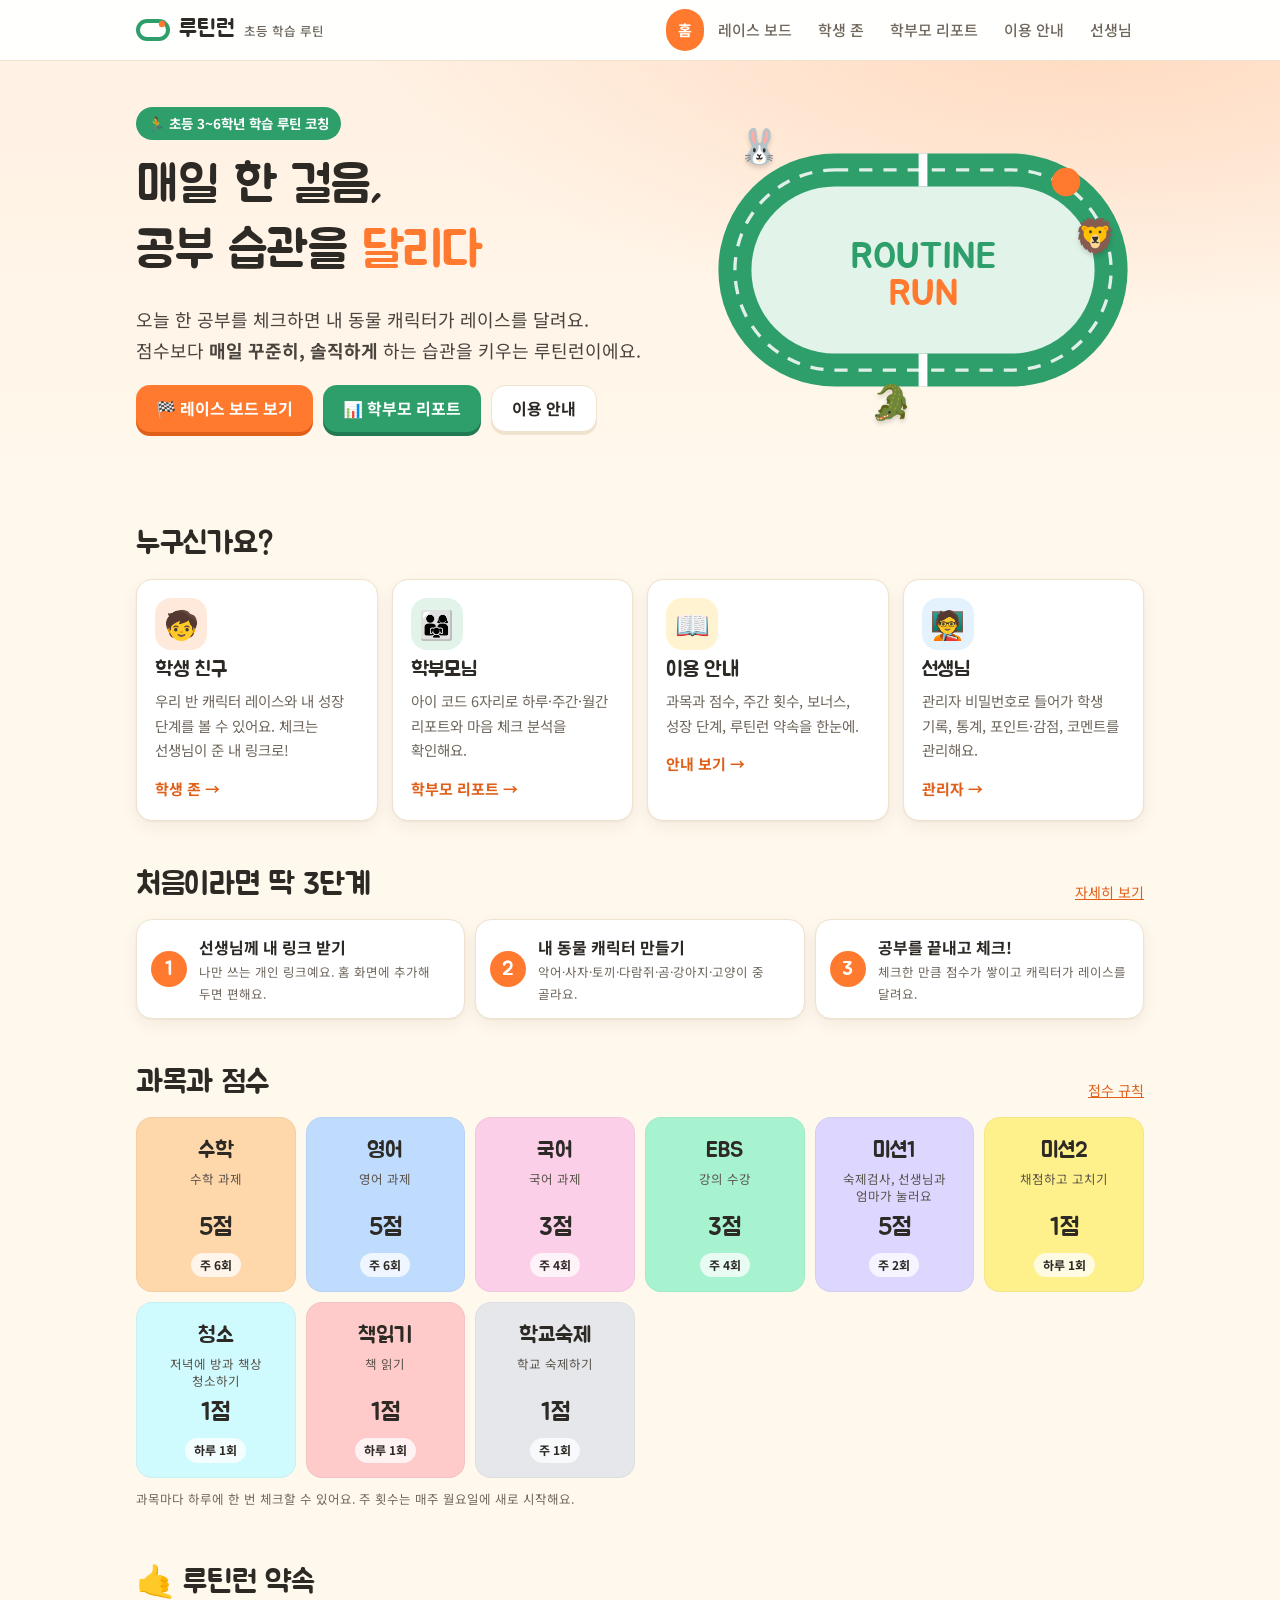
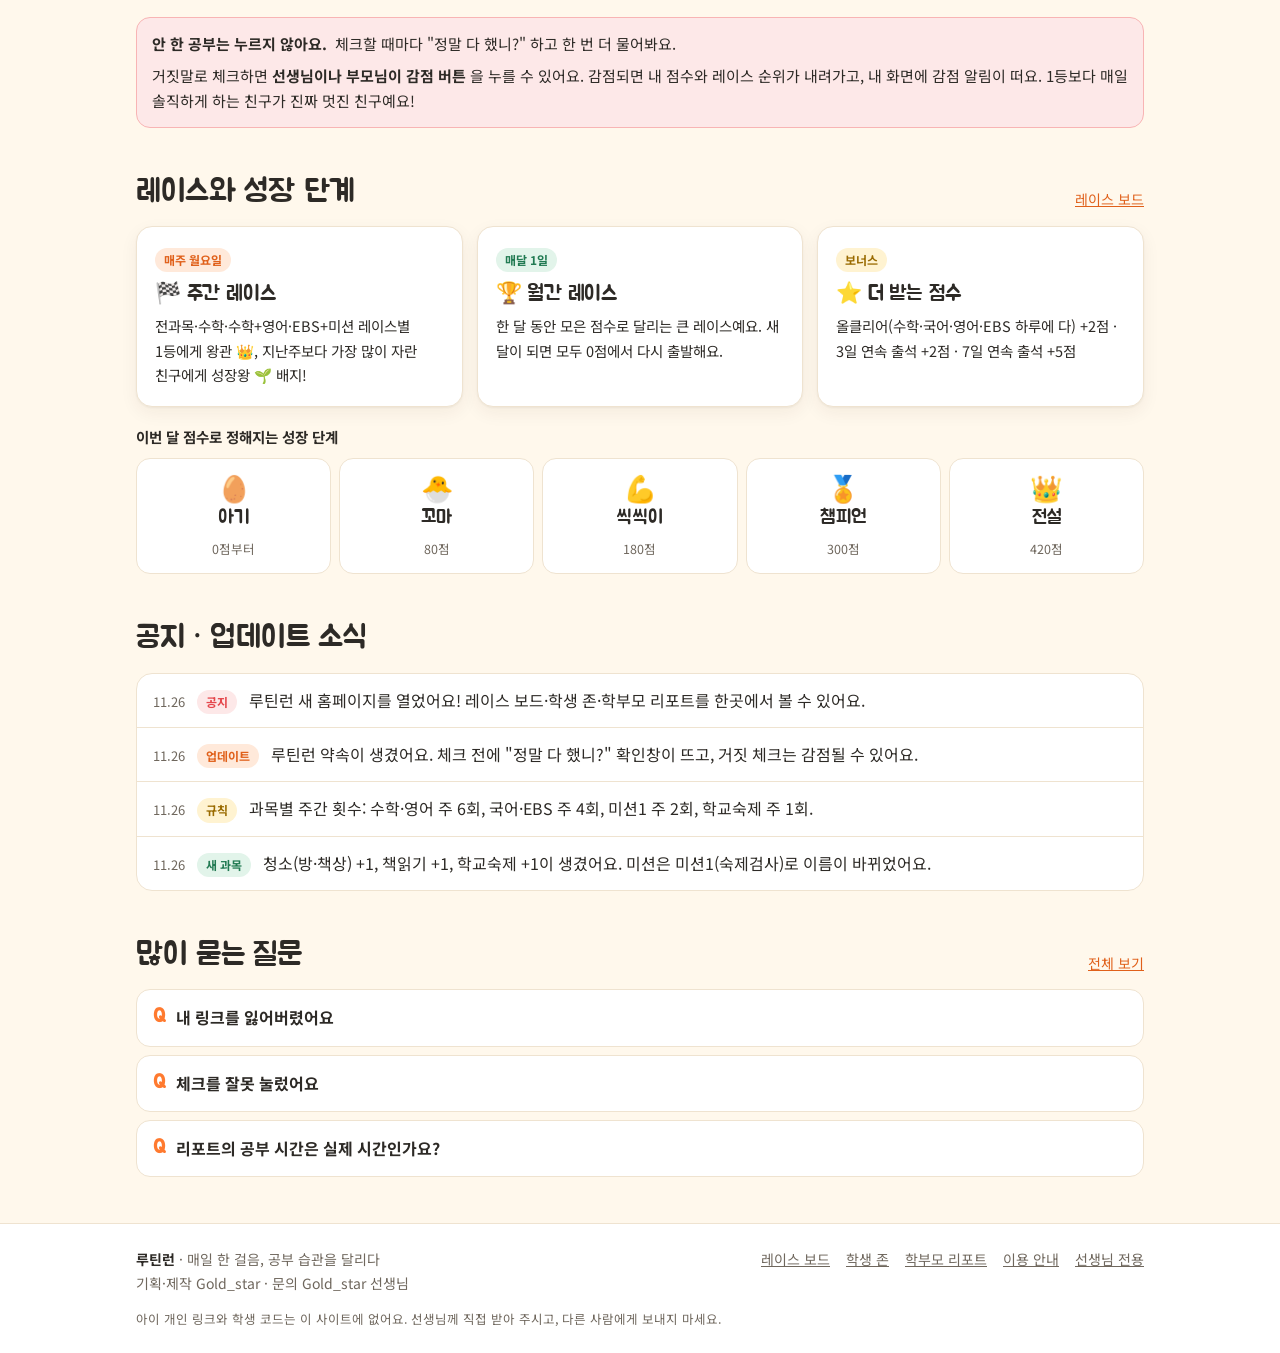
<file: index.html>
<!doctype html>
<html lang="ko">
<head>
<meta charset="utf-8">
<meta name="viewport" content="width=device-width,initial-scale=1">
<title>루틴런 · 매일 한 걸음, 공부 습관을 달리다</title>
<meta name="description" content="초등 3~6학년 학습 루틴 코칭 서비스 루틴런. 매일 공부를 체크하고, 동물 캐릭터와 레이스를 달리며 공부 습관을 키워요.">
<meta name="theme-color" content="#FF7A2F">
<link rel="preconnect" href="https://fonts.googleapis.com">
<link rel="preconnect" href="https://fonts.gstatic.com" crossorigin>
<link href="https://fonts.googleapis.com/css2?family=Jua&family=Noto+Sans+KR:wght@400;500;700&display=swap" rel="stylesheet">
<link rel="stylesheet" href="style.css">
</head>
<body data-page="home">

<div class="hero">
  <div class="wrap">
    <div>
      <span class="kicker">🏃 초등 3~6학년 학습 루틴 코칭</span>
      <h1>매일 한 걸음,<br>공부 습관을 <em>달리다</em></h1>
      <p class="lead">오늘 한 공부를 체크하면 내 동물 캐릭터가 레이스를 달려요. 점수보다 <b>매일 꾸준히, 솔직하게</b> 하는 습관을 키우는 루틴런이에요.</p>
      <div class="btns">
        <a class="btn primary" href="race.html">🏁 레이스 보드 보기</a>
        <a class="btn green" href="parent.html">📊 학부모 리포트</a>
        <a class="btn light" href="guide.html">이용 안내</a>
      </div>
    </div>
    <div class="track-art" aria-hidden="true">
      <svg viewBox="0 0 400 240">
        <rect x="14" y="14" width="372" height="212" rx="106" fill="#2E9E6B"/>
        <rect x="44" y="44" width="312" height="152" rx="76" fill="#E2F4EA"/>
        <rect x="29" y="29" width="342" height="182" rx="91" fill="none" stroke="#fff" stroke-width="3" stroke-dasharray="12 10" opacity=".85"/>
        <rect x="196" y="14" width="8" height="30" fill="#fff"/>
        <rect x="196" y="196" width="8" height="30" fill="#fff"/>
        <circle cx="330" cy="40" r="13" fill="#FF7A2F"/>
        <text x="200" y="118" text-anchor="middle" font-family="Jua, sans-serif" font-size="34" fill="#2E9E6B">ROUTINE</text>
        <text x="200" y="152" text-anchor="middle" font-family="Jua, sans-serif" font-size="34" fill="#FF7A2F">RUN</text>
      </svg>
      <span class="runner r1">🐰</span><span class="runner r2">🦁</span><span class="runner r3">🐊</span>
    </div>
  </div>
</div>

<main class="wrap">

  <section aria-labelledby="who">
    <div class="sec-head"><h2 id="who">누구신가요?</h2></div>
    <div class="grid g4">
      <a class="card role" href="student.html">
        <span class="ic o">🧒</span>
        <h3>학생 친구</h3>
        <p class="small muted">우리 반 캐릭터 레이스와 내 성장 단계를 볼 수 있어요. 체크는 선생님이 준 내 링크로!</p>
        <span class="go">학생 존 →</span>
      </a>
      <a class="card role" href="parent.html">
        <span class="ic g">👨‍👩‍👧</span>
        <h3>학부모님</h3>
        <p class="small muted">아이 코드 6자리로 하루·주간·월간 리포트와 마음 체크 분석을 확인해요.</p>
        <span class="go">학부모 리포트 →</span>
      </a>
      <a class="card role" href="guide.html">
        <span class="ic y">📖</span>
        <h3>이용 안내</h3>
        <p class="small muted">과목과 점수, 주간 횟수, 보너스, 성장 단계, 루틴런 약속을 한눈에.</p>
        <span class="go">안내 보기 →</span>
      </a>
      <a class="card role" href="admin.html">
        <span class="ic b">🧑‍🏫</span>
        <h3>선생님</h3>
        <p class="small muted">관리자 비밀번호로 들어가 학생 기록, 통계, 포인트·감점, 코멘트를 관리해요.</p>
        <span class="go">관리자 →</span>
      </a>
    </div>
  </section>

  <section aria-labelledby="start">
    <div class="sec-head"><h2 id="start">처음이라면 딱 3단계</h2><a href="guide.html#start">자세히 보기</a></div>
    <div class="quick">
      <div class="card"><span class="num">1</span><div><b>선생님께 내 링크 받기</b><p class="tiny muted" style="margin:0">나만 쓰는 개인 링크예요. 홈 화면에 추가해 두면 편해요.</p></div></div>
      <div class="card"><span class="num">2</span><div><b>내 동물 캐릭터 만들기</b><p class="tiny muted" style="margin:0">악어·사자·토끼·다람쥐·곰·강아지·고양이 중 골라요.</p></div></div>
      <div class="card"><span class="num">3</span><div><b>공부를 끝내고 체크!</b><p class="tiny muted" style="margin:0">체크한 만큼 점수가 쌓이고 캐릭터가 레이스를 달려요.</p></div></div>
    </div>
  </section>

  <section aria-labelledby="subj">
    <div class="sec-head"><h2 id="subj">과목과 점수</h2><a href="guide.html#score">점수 규칙</a></div>
    <div class="subjects">
      <div class="sj" style="background:#FED7AA"><b>수학</b><small>수학 과제</small><div class="pt">5점</div><span class="lim">주 6회</span></div>
      <div class="sj" style="background:#BFDBFE"><b>영어</b><small>영어 과제</small><div class="pt">5점</div><span class="lim">주 6회</span></div>
      <div class="sj" style="background:#FBCFE8"><b>국어</b><small>국어 과제</small><div class="pt">3점</div><span class="lim">주 4회</span></div>
      <div class="sj" style="background:#A7F3D0"><b>EBS</b><small>강의 수강</small><div class="pt">3점</div><span class="lim">주 4회</span></div>
      <div class="sj" style="background:#DDD6FE"><b>미션1</b><small>숙제검사, 선생님과 엄마가 눌러요</small><div class="pt">5점</div><span class="lim">주 2회</span></div>
      <div class="sj" style="background:#FEF08A"><b>미션2</b><small>채점하고 고치기</small><div class="pt">1점</div><span class="lim">하루 1회</span></div>
      <div class="sj" style="background:#CFFAFE"><b>청소</b><small>저녁에 방과 책상 청소하기</small><div class="pt">1점</div><span class="lim">하루 1회</span></div>
      <div class="sj" style="background:#FECACA"><b>책읽기</b><small>책 읽기</small><div class="pt">1점</div><span class="lim">하루 1회</span></div>
      <div class="sj" style="background:#E5E7EB"><b>학교숙제</b><small>학교 숙제하기</small><div class="pt">1점</div><span class="lim">주 1회</span></div>
    </div>
    <p class="tiny muted" style="margin-top:10px">과목마다 하루에 한 번 체크할 수 있어요. 주 횟수는 매주 월요일에 새로 시작해요.</p>
  </section>

  <section aria-labelledby="promise">
    <div class="sec-head"><h2 id="promise">🤙 루틴런 약속</h2></div>
    <div class="warn" style="margin:0">
      <p style="margin:0 0 6px"><b>안 한 공부는 누르지 않아요.</b> 체크할 때마다 "정말 다 했니?" 하고 한 번 더 물어봐요.</p>
      <p style="margin:0">거짓말로 체크하면 <b>선생님이나 부모님이 감점 버튼</b>을 누를 수 있어요. 감점되면 내 점수와 레이스 순위가 내려가고, 내 화면에 감점 알림이 떠요. 1등보다 매일 솔직하게 하는 친구가 진짜 멋진 친구예요!</p>
    </div>
  </section>

  <section aria-labelledby="race">
    <div class="sec-head"><h2 id="race">레이스와 성장 단계</h2><a href="race.html">레이스 보드</a></div>
    <div class="grid g3">
      <div class="card"><span class="tag">매주 월요일</span><h3 style="margin-top:8px">🏁 주간 레이스</h3><p class="small">전과목·수학·수학+영어·EBS+미션 레이스별 1등에게 왕관 👑, 지난주보다 가장 많이 자란 친구에게 성장왕 🌱 배지!</p></div>
      <div class="card"><span class="tag green">매달 1일</span><h3 style="margin-top:8px">🏆 월간 레이스</h3><p class="small">한 달 동안 모은 점수로 달리는 큰 레이스예요. 새 달이 되면 모두 0점에서 다시 출발해요.</p></div>
      <div class="card"><span class="tag gold">보너스</span><h3 style="margin-top:8px">⭐ 더 받는 점수</h3><p class="small">올클리어(수학·국어·영어·EBS 하루에 다) +2점 · 3일 연속 출석 +2점 · 7일 연속 출석 +5점</p></div>
    </div>
    <p class="small" style="margin:18px 0 8px"><b>이번 달 점수로 정해지는 성장 단계</b></p>
    <div class="stages">
      <div class="stage"><span class="e">🥚</span><b>아기</b><span>0점부터</span></div>
      <div class="stage"><span class="e">🐣</span><b>꼬마</b><span>80점</span></div>
      <div class="stage"><span class="e">💪</span><b>씩씩이</b><span>180점</span></div>
      <div class="stage"><span class="e">🏅</span><b>챔피언</b><span>300점</span></div>
      <div class="stage"><span class="e">👑</span><b>전설</b><span>420점</span></div>
    </div>
  </section>

  <section aria-labelledby="news">
    <div class="sec-head"><h2 id="news">공지 · 업데이트 소식</h2></div>
    <ul class="list">
      <li><span class="date">11.26</span><span class="tag red">공지</span><span>루틴런 새 홈페이지를 열었어요! 레이스 보드·학생 존·학부모 리포트를 한곳에서 볼 수 있어요.</span></li>
      <li><span class="date">11.26</span><span class="tag">업데이트</span><span>루틴런 약속이 생겼어요. 체크 전에 "정말 다 했니?" 확인창이 뜨고, 거짓 체크는 감점될 수 있어요.</span></li>
      <li><span class="date">11.26</span><span class="tag gold">규칙</span><span>과목별 주간 횟수: 수학·영어 주 6회, 국어·EBS 주 4회, 미션1 주 2회, 학교숙제 주 1회.</span></li>
      <li><span class="date">11.26</span><span class="tag green">새 과목</span><span>청소(방·책상) +1, 책읽기 +1, 학교숙제 +1이 생겼어요. 미션은 미션1(숙제검사)로 이름이 바뀌었어요.</span></li>
    </ul>
  </section>

  <section aria-labelledby="faqp">
    <div class="sec-head"><h2 id="faqp">많이 묻는 질문</h2><a href="guide.html#faq">전체 보기</a></div>
    <details class="faq"><summary>내 링크를 잃어버렸어요</summary><div class="a"><p>선생님께 말해 주세요. 링크는 이 홈페이지에 올라가 있지 않아요.</p></div></details>
    <details class="faq"><summary>체크를 잘못 눌렀어요</summary><div class="a"><p>선생님께 말하면 그 기록을 취소해 줄 수 있어요. 솔직하게 말하면 감점은 없어요.</p></div></details>
    <details class="faq"><summary>리포트의 공부 시간은 실제 시간인가요?</summary><div class="a"><p>과목별 1회 평균 시간(수학 40분, 국어 20분, 영어 30분, EBS 25분, 미션1 20분, 미션2 10분, 청소 10분, 책읽기 20분, 학교숙제 30분)으로 계산한 어림값이에요.</p></div></details>
  </section>

</main>
<script src="site.js"></script>
</body>
</html>
</file>
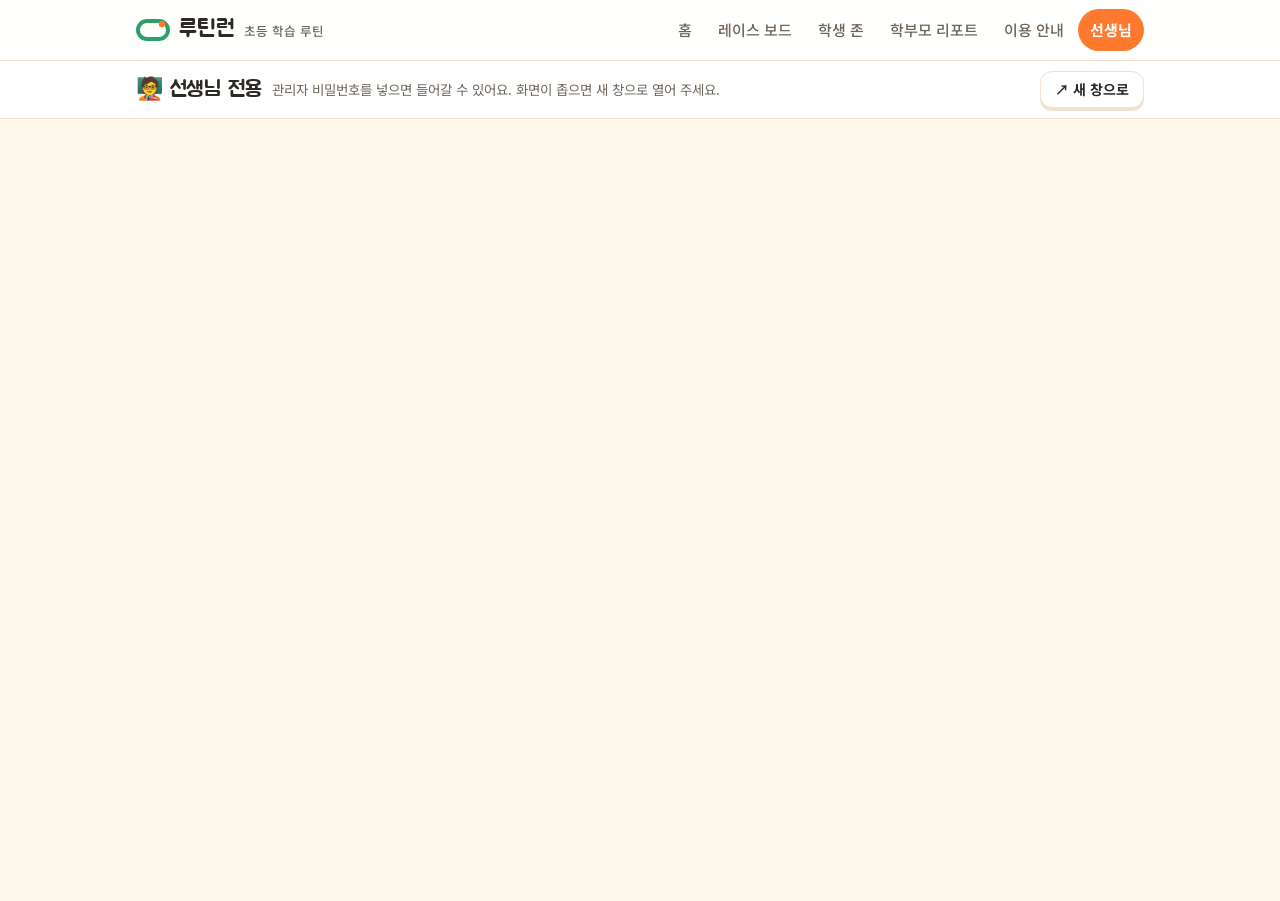
<file: admin.html>
<!doctype html>
<html lang="ko">
<head>
<meta charset="utf-8">
<meta name="viewport" content="width=device-width,initial-scale=1">
<title>선생님 전용 · 루틴런</title>
<meta name="description" content="루틴런 관리자">
<meta name="theme-color" content="#FF7A2F">
<link rel="preconnect" href="https://fonts.googleapis.com">
<link rel="preconnect" href="https://fonts.gstatic.com" crossorigin>
<link href="https://fonts.googleapis.com/css2?family=Jua&family=Noto+Sans+KR:wght@400;500;700&display=swap" rel="stylesheet">
<link rel="stylesheet" href="style.css">
<meta name="robots" content="noindex,nofollow">
</head>
<body class="app" data-page="admin">

<div class="appbar"><div class="wrap">
  <h1>🧑‍🏫 선생님 전용</h1>
  <span class="hint">관리자 비밀번호를 넣으면 들어갈 수 있어요. 화면이 좁으면 새 창으로 열어 주세요.</span>
  <a class="btn light small" data-view="admin" target="_blank" rel="noopener">↗ 새 창으로</a>
</div></div>
<div style="position:relative">
  <div class="loading">불러오는 중이에요… 🏃</div>
  <iframe class="appframe" data-view="admin" title="🧑‍🏫 선생님 전용" allow="clipboard-write"></iframe>
</div>

<script src="site.js"></script>
</body>
</html>
</file>
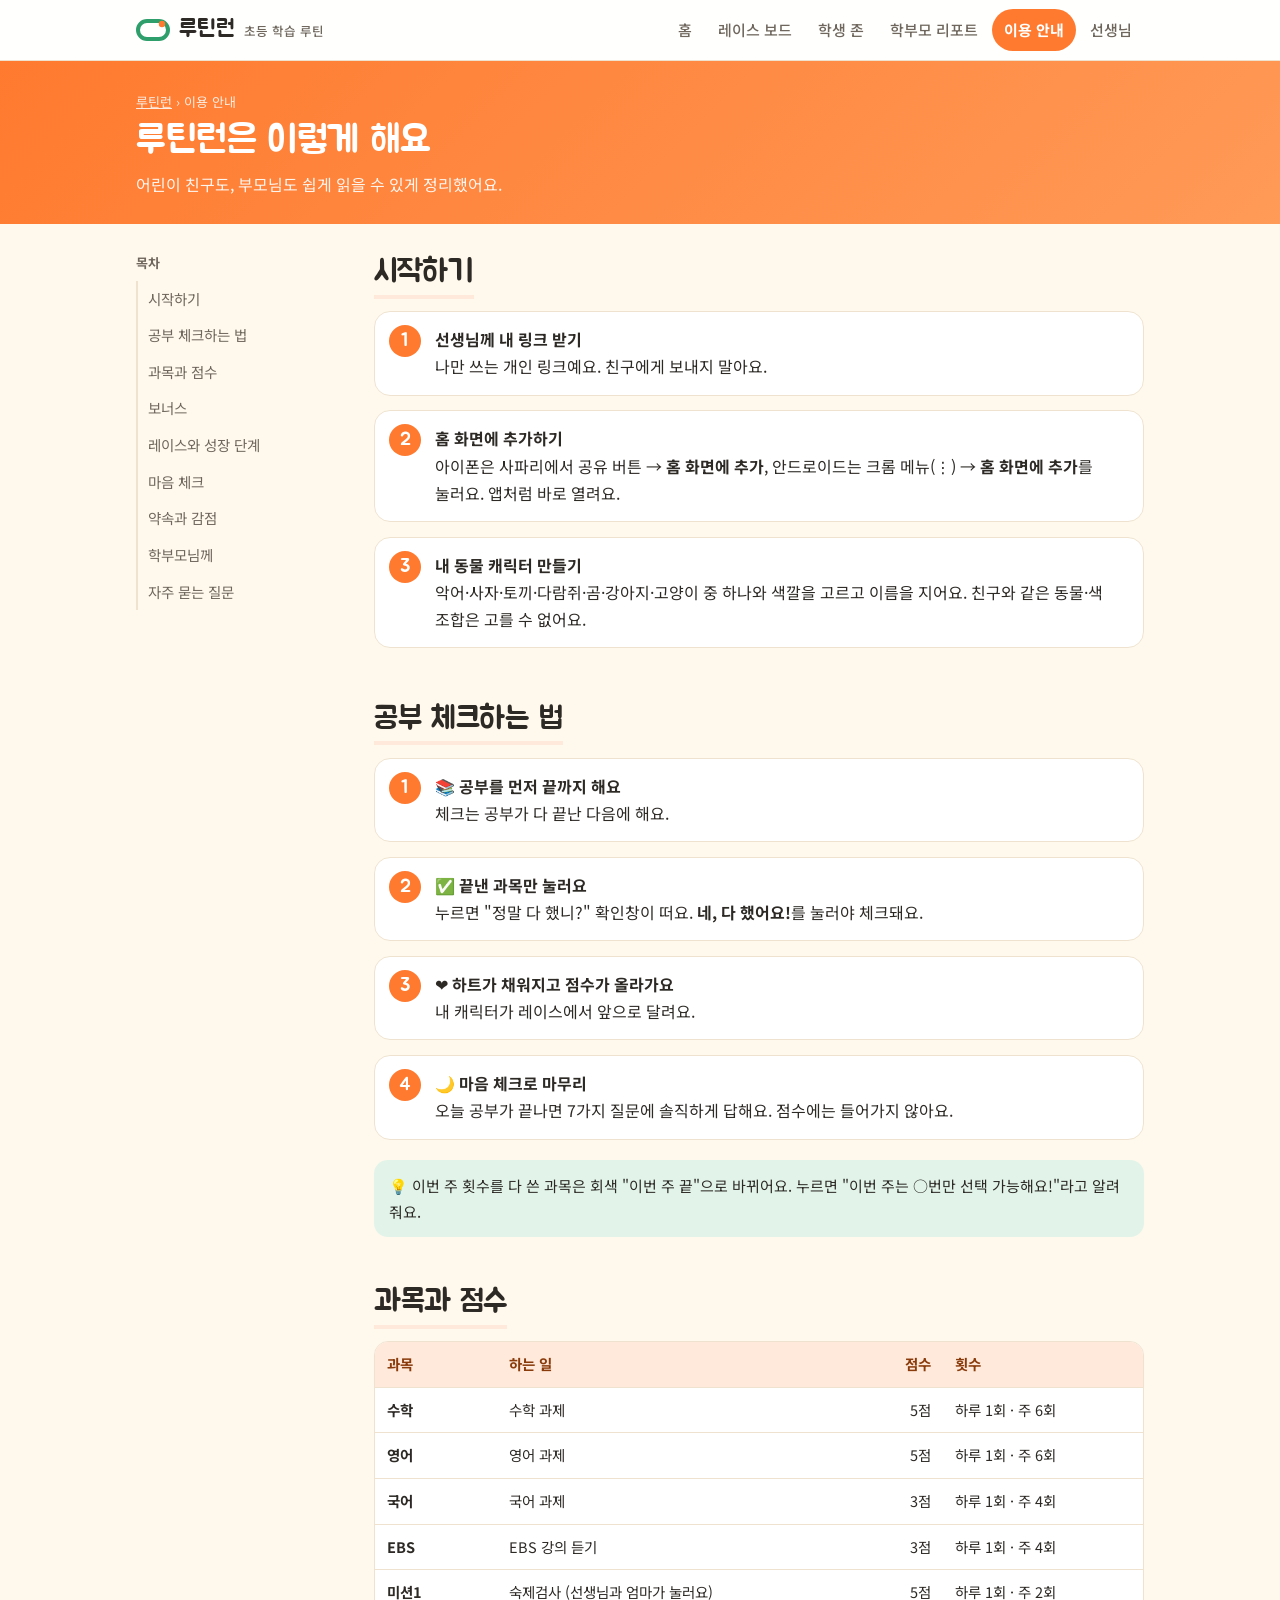
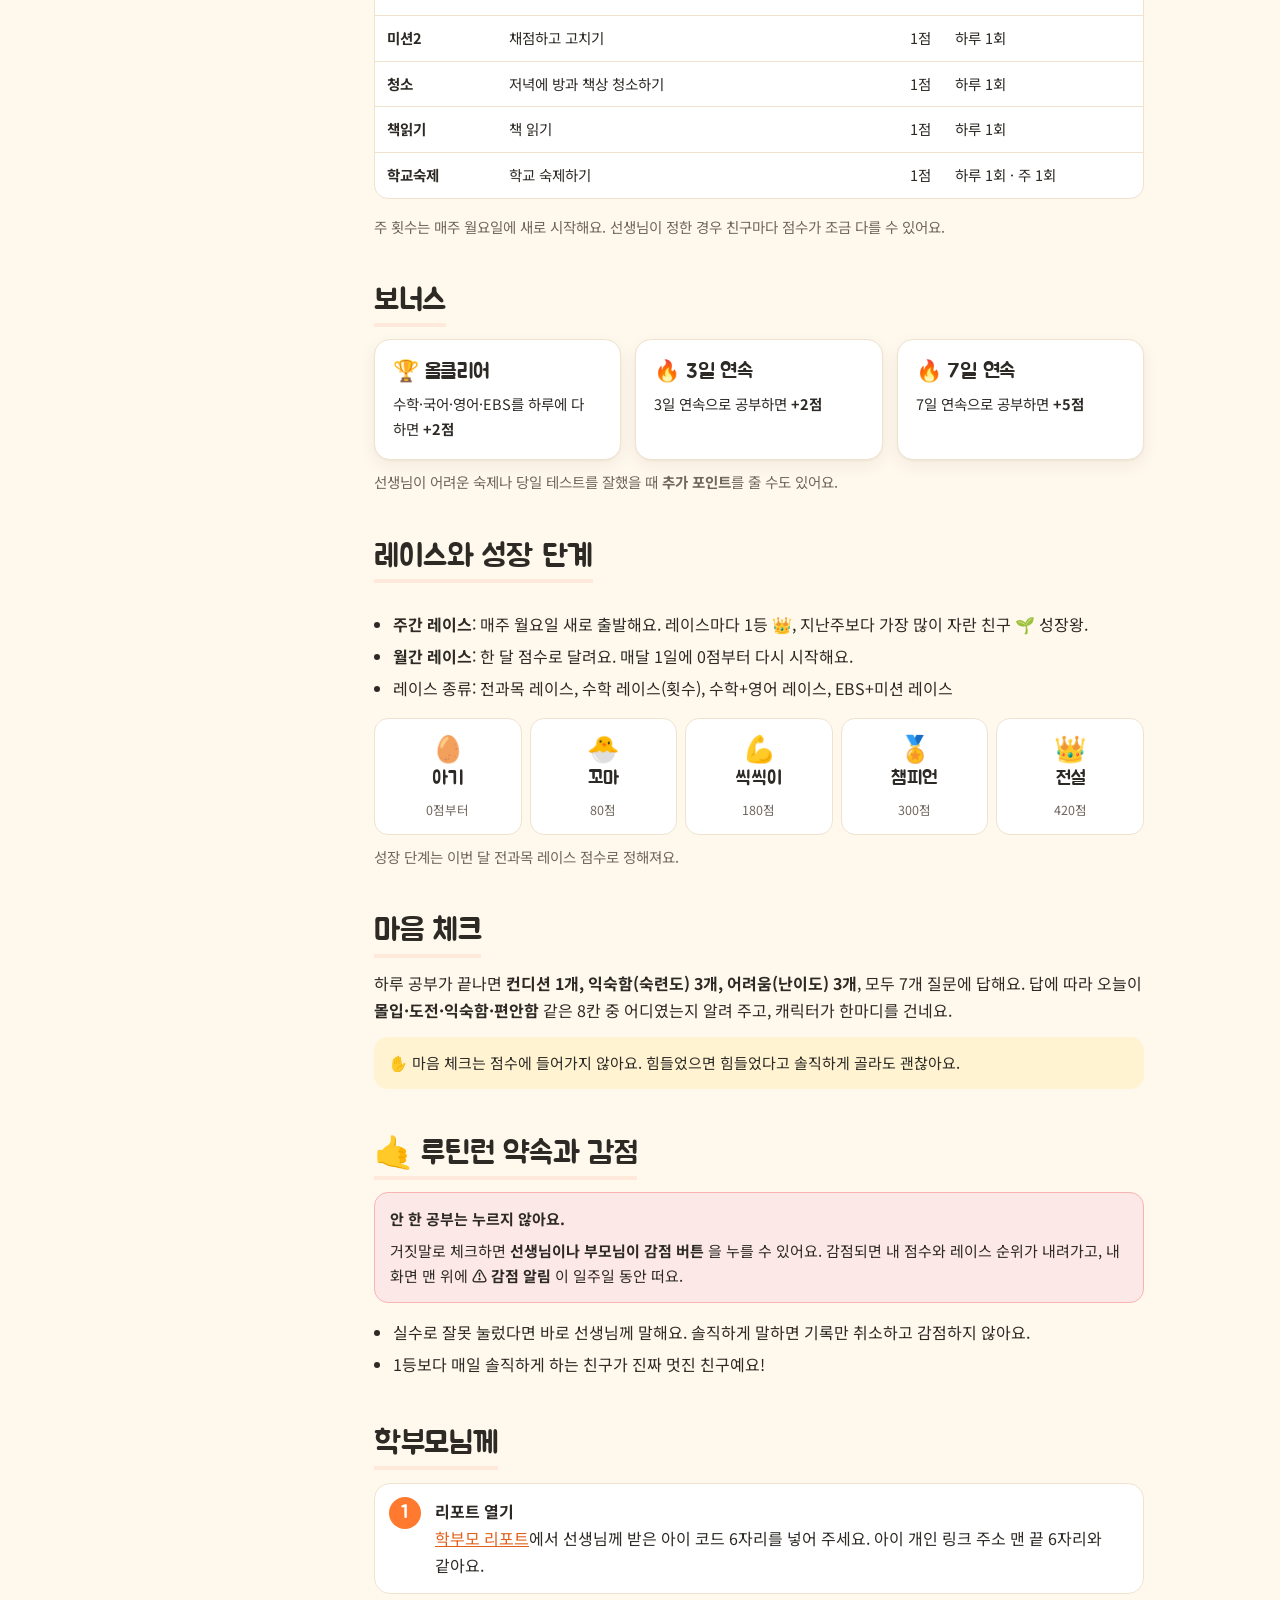
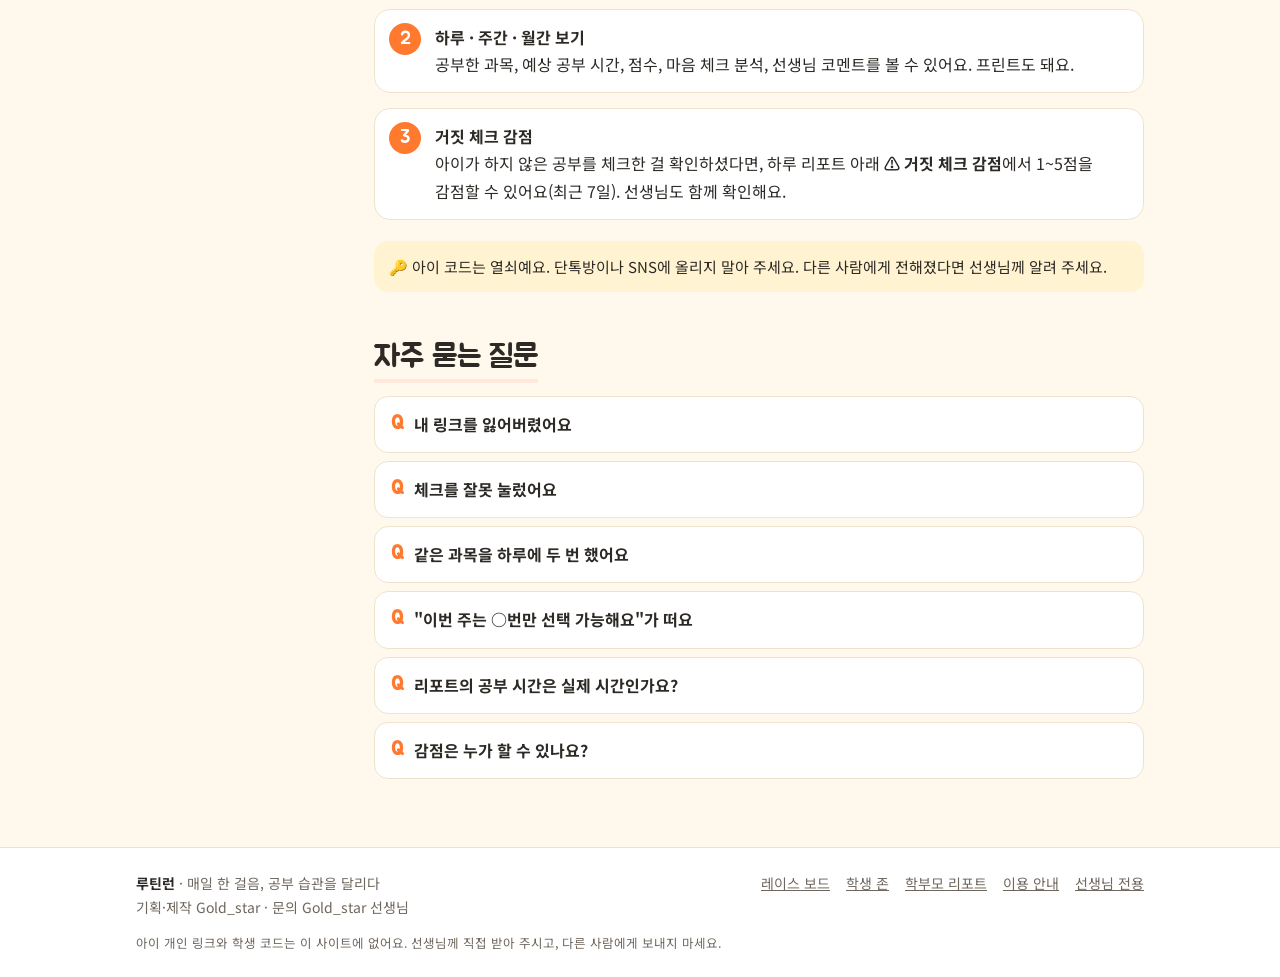
<file: guide.html>
<!doctype html>
<html lang="ko">
<head>
<meta charset="utf-8">
<meta name="viewport" content="width=device-width,initial-scale=1">
<title>이용 안내 · 루틴런</title>
<meta name="description" content="루틴런 쓰는 법, 과목과 점수, 주간 횟수, 보너스, 성장 단계, 루틴런 약속, 자주 묻는 질문.">
<meta name="theme-color" content="#FF7A2F">
<link rel="preconnect" href="https://fonts.googleapis.com">
<link rel="preconnect" href="https://fonts.gstatic.com" crossorigin>
<link href="https://fonts.googleapis.com/css2?family=Jua&family=Noto+Sans+KR:wght@400;500;700&display=swap" rel="stylesheet">
<link rel="stylesheet" href="style.css">
</head>
<body data-page="guide">

<div class="page-hero"><div class="wrap">
  <div class="crumb"><a href="index.html">루틴런</a> › 이용 안내</div>
  <h1>루틴런은 이렇게 해요</h1>
  <p>어린이 친구도, 부모님도 쉽게 읽을 수 있게 정리했어요.</p>
</div></div>

<div class="wrap guide">
  <nav class="toc" aria-label="이 페이지 목차">
    <b>목차</b>
    <a href="#start">시작하기</a>
    <a href="#check">공부 체크하는 법</a>
    <a href="#score">과목과 점수</a>
    <a href="#bonus">보너스</a>
    <a href="#race">레이스와 성장 단계</a>
    <a href="#mind">마음 체크</a>
    <a href="#promise">약속과 감점</a>
    <a href="#parent">학부모님께</a>
    <a href="#faq">자주 묻는 질문</a>
  </nav>

  <div class="doc">

    <section id="start">
      <h2>시작하기</h2>
      <ol class="steps">
        <li><b>선생님께 내 링크 받기</b>나만 쓰는 개인 링크예요. 친구에게 보내지 말아요.</li>
        <li><b>홈 화면에 추가하기</b>아이폰은 사파리에서 공유 버튼 → <b>홈 화면에 추가</b>, 안드로이드는 크롬 메뉴(⋮) → <b>홈 화면에 추가</b>를 눌러요. 앱처럼 바로 열려요.</li>
        <li><b>내 동물 캐릭터 만들기</b>악어·사자·토끼·다람쥐·곰·강아지·고양이 중 하나와 색깔을 고르고 이름을 지어요. 친구와 같은 동물·색 조합은 고를 수 없어요.</li>
      </ol>
    </section>

    <section id="check">
      <h2>공부 체크하는 법</h2>
      <ol class="steps">
        <li><b>📚 공부를 먼저 끝까지 해요</b>체크는 공부가 다 끝난 다음에 해요.</li>
        <li><b>✅ 끝낸 과목만 눌러요</b>누르면 "정말 다 했니?" 확인창이 떠요. <b>네, 다 했어요!</b>를 눌러야 체크돼요.</li>
        <li><b>❤️ 하트가 채워지고 점수가 올라가요</b>내 캐릭터가 레이스에서 앞으로 달려요.</li>
        <li><b>🌙 마음 체크로 마무리</b>오늘 공부가 끝나면 7가지 질문에 솔직하게 답해요. 점수에는 들어가지 않아요.</li>
      </ol>
      <div class="tip"><b>💡</b>이번 주 횟수를 다 쓴 과목은 회색 "이번 주 끝"으로 바뀌어요. 누르면 "이번 주는 ○번만 선택 가능해요!"라고 알려 줘요.</div>
    </section>

    <section id="score">
      <h2>과목과 점수</h2>
      <div class="tbl"><table>
        <thead><tr><th>과목</th><th>하는 일</th><th class="n">점수</th><th>횟수</th></tr></thead>
        <tbody>
          <tr><td><b>수학</b></td><td>수학 과제</td><td class="n">5점</td><td>하루 1회 · 주 6회</td></tr>
          <tr><td><b>영어</b></td><td>영어 과제</td><td class="n">5점</td><td>하루 1회 · 주 6회</td></tr>
          <tr><td><b>국어</b></td><td>국어 과제</td><td class="n">3점</td><td>하루 1회 · 주 4회</td></tr>
          <tr><td><b>EBS</b></td><td>EBS 강의 듣기</td><td class="n">3점</td><td>하루 1회 · 주 4회</td></tr>
          <tr><td><b>미션1</b></td><td>숙제검사 (선생님과 엄마가 눌러요)</td><td class="n">5점</td><td>하루 1회 · 주 2회</td></tr>
          <tr><td><b>미션2</b></td><td>채점하고 고치기</td><td class="n">1점</td><td>하루 1회</td></tr>
          <tr><td><b>청소</b></td><td>저녁에 방과 책상 청소하기</td><td class="n">1점</td><td>하루 1회</td></tr>
          <tr><td><b>책읽기</b></td><td>책 읽기</td><td class="n">1점</td><td>하루 1회</td></tr>
          <tr><td><b>학교숙제</b></td><td>학교 숙제하기</td><td class="n">1점</td><td>하루 1회 · 주 1회</td></tr>
        </tbody>
      </table></div>
      <p class="small muted">주 횟수는 매주 월요일에 새로 시작해요. 선생님이 정한 경우 친구마다 점수가 조금 다를 수 있어요.</p>
    </section>

    <section id="bonus">
      <h2>보너스</h2>
      <div class="grid g3">
        <div class="card"><h3>🏆 올클리어</h3><p class="small">수학·국어·영어·EBS를 하루에 다 하면 <b>+2점</b></p></div>
        <div class="card"><h3>🔥 3일 연속</h3><p class="small">3일 연속으로 공부하면 <b>+2점</b></p></div>
        <div class="card"><h3>🔥 7일 연속</h3><p class="small">7일 연속으로 공부하면 <b>+5점</b></p></div>
      </div>
      <p class="small muted" style="margin-top:10px">선생님이 어려운 숙제나 당일 테스트를 잘했을 때 <b>추가 포인트</b>를 줄 수도 있어요.</p>
    </section>

    <section id="race">
      <h2>레이스와 성장 단계</h2>
      <ul>
        <li><b>주간 레이스</b>: 매주 월요일 새로 출발해요. 레이스마다 1등 👑, 지난주보다 가장 많이 자란 친구 🌱 성장왕.</li>
        <li><b>월간 레이스</b>: 한 달 점수로 달려요. 매달 1일에 0점부터 다시 시작해요.</li>
        <li>레이스 종류: 전과목 레이스, 수학 레이스(횟수), 수학+영어 레이스, EBS+미션 레이스</li>
      </ul>
      <div class="stages">
        <div class="stage"><span class="e">🥚</span><b>아기</b><span>0점부터</span></div>
        <div class="stage"><span class="e">🐣</span><b>꼬마</b><span>80점</span></div>
        <div class="stage"><span class="e">💪</span><b>씩씩이</b><span>180점</span></div>
        <div class="stage"><span class="e">🏅</span><b>챔피언</b><span>300점</span></div>
        <div class="stage"><span class="e">👑</span><b>전설</b><span>420점</span></div>
      </div>
      <p class="small muted" style="margin-top:10px">성장 단계는 이번 달 전과목 레이스 점수로 정해져요.</p>
    </section>

    <section id="mind">
      <h2>마음 체크</h2>
      <p>하루 공부가 끝나면 <b>컨디션 1개, 익숙함(숙련도) 3개, 어려움(난이도) 3개</b>, 모두 7개 질문에 답해요. 답에 따라 오늘이 <b>몰입·도전·익숙함·편안함</b> 같은 8칸 중 어디였는지 알려 주고, 캐릭터가 한마디를 건네요.</p>
      <div class="note"><b>✋</b>마음 체크는 점수에 들어가지 않아요. 힘들었으면 힘들었다고 솔직하게 골라도 괜찮아요.</div>
    </section>

    <section id="promise">
      <h2>🤙 루틴런 약속과 감점</h2>
      <div class="warn">
        <p style="margin:0 0 6px"><b>안 한 공부는 누르지 않아요.</b></p>
        <p style="margin:0">거짓말로 체크하면 <b>선생님이나 부모님이 감점 버튼</b>을 누를 수 있어요. 감점되면 내 점수와 레이스 순위가 내려가고, 내 화면 맨 위에 <b>⚠️ 감점 알림</b>이 일주일 동안 떠요.</p>
      </div>
      <ul>
        <li>실수로 잘못 눌렀다면 바로 선생님께 말해요. 솔직하게 말하면 기록만 취소하고 감점하지 않아요.</li>
        <li>1등보다 매일 솔직하게 하는 친구가 진짜 멋진 친구예요!</li>
      </ul>
    </section>

    <section id="parent">
      <h2>학부모님께</h2>
      <ol class="steps">
        <li><b>리포트 열기</b><a href="parent.html">학부모 리포트</a>에서 선생님께 받은 아이 코드 6자리를 넣어 주세요. 아이 개인 링크 주소 맨 끝 6자리와 같아요.</li>
        <li><b>하루 · 주간 · 월간 보기</b>공부한 과목, 예상 공부 시간, 점수, 마음 체크 분석, 선생님 코멘트를 볼 수 있어요. 프린트도 돼요.</li>
        <li><b>거짓 체크 감점</b>아이가 하지 않은 공부를 체크한 걸 확인하셨다면, 하루 리포트 아래 <b>⚠️ 거짓 체크 감점</b>에서 1~5점을 감점할 수 있어요(최근 7일). 선생님도 함께 확인해요.</li>
      </ol>
      <div class="note"><b>🔑</b>아이 코드는 열쇠예요. 단톡방이나 SNS에 올리지 말아 주세요. 다른 사람에게 전해졌다면 선생님께 알려 주세요.</div>
    </section>

    <section id="faq">
      <h2>자주 묻는 질문</h2>
      <details class="faq"><summary>내 링크를 잃어버렸어요</summary><div class="a"><p>선생님께 말해 주세요. 링크와 코드는 이 홈페이지에 올라가 있지 않아요.</p></div></details>
      <details class="faq"><summary>체크를 잘못 눌렀어요</summary><div class="a"><p>선생님께 말하면 그 기록을 취소해 줄 수 있어요.</p></div></details>
      <details class="faq"><summary>같은 과목을 하루에 두 번 했어요</summary><div class="a"><p>과목마다 하루에 한 번만 체크할 수 있어요. 대신 꾸준히 매일 하면 연속 출석 보너스를 받을 수 있어요.</p></div></details>
      <details class="faq"><summary>"이번 주는 ○번만 선택 가능해요"가 떠요</summary><div class="a"><p>그 과목의 이번 주 횟수를 다 썼어요. 다음 주 월요일에 다시 체크할 수 있어요.</p></div></details>
      <details class="faq"><summary>리포트의 공부 시간은 실제 시간인가요?</summary><div class="a"><p>과목별 1회 평균 시간(수학 40분, 국어 20분, 영어 30분, EBS 25분, 미션1 20분, 미션2 10분, 청소 10분, 책읽기 20분, 학교숙제 30분)으로 계산한 어림값이에요.</p></div></details>
      <details class="faq"><summary>감점은 누가 할 수 있나요?</summary><div class="a"><p>선생님은 관리자 화면에서, 부모님은 학부모 리포트의 하루 화면에서 할 수 있어요. 잘못된 감점은 선생님이 취소할 수 있어요.</p></div></details>
    </section>

  </div>
</div>

<script src="site.js"></script>
</body>
</html>
</file>
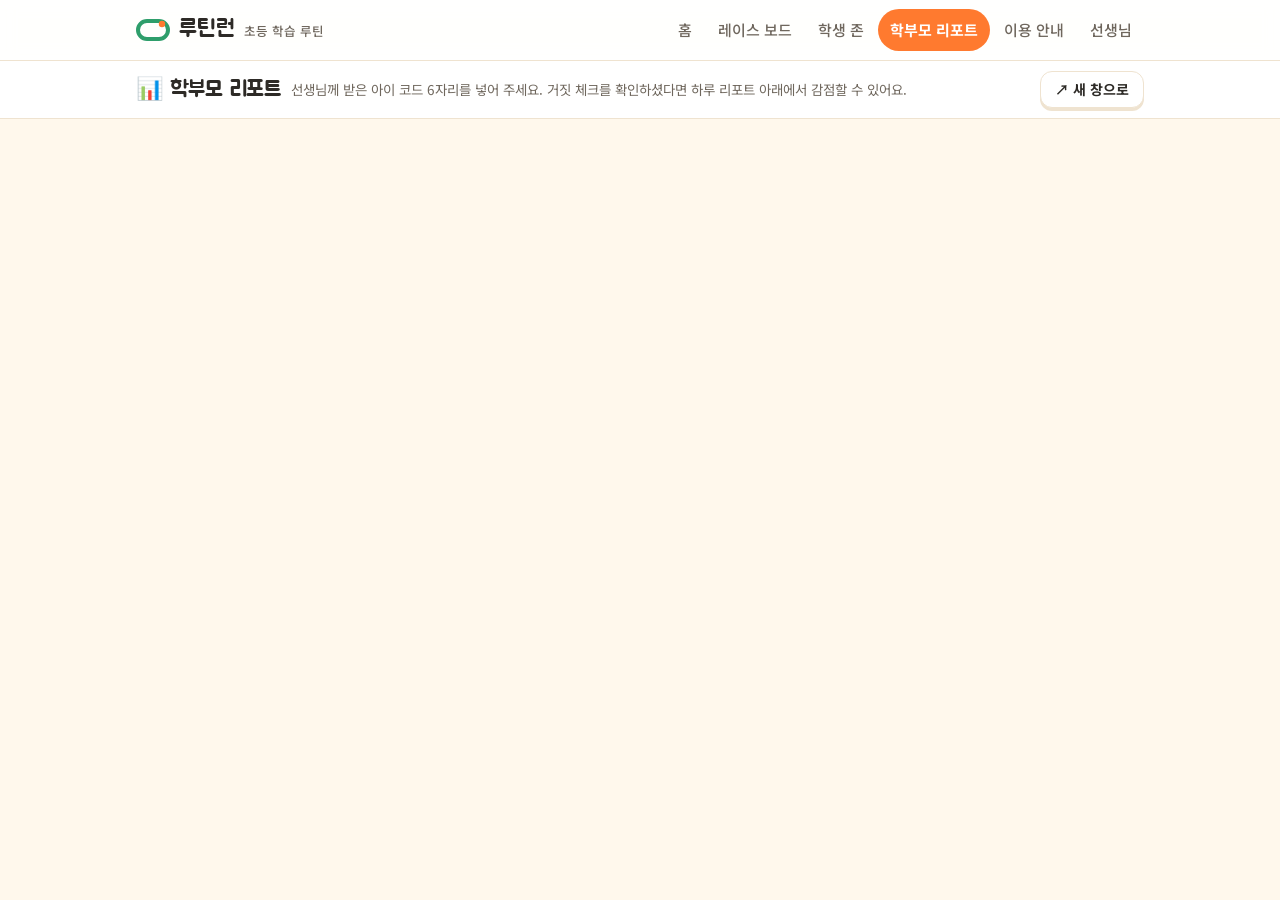
<file: parent.html>
<!doctype html>
<html lang="ko">
<head>
<meta charset="utf-8">
<meta name="viewport" content="width=device-width,initial-scale=1">
<title>학부모 리포트 · 루틴런</title>
<meta name="description" content="루틴런 학부모 리포트: 아이 코드로 하루·주간·월간 공부 리포트 보기">
<meta name="theme-color" content="#FF7A2F">
<link rel="preconnect" href="https://fonts.googleapis.com">
<link rel="preconnect" href="https://fonts.gstatic.com" crossorigin>
<link href="https://fonts.googleapis.com/css2?family=Jua&family=Noto+Sans+KR:wght@400;500;700&display=swap" rel="stylesheet">
<link rel="stylesheet" href="style.css">
</head>
<body class="app" data-page="parent">

<div class="appbar"><div class="wrap">
  <h1>📊 학부모 리포트</h1>
  <span class="hint">선생님께 받은 아이 코드 6자리를 넣어 주세요. 거짓 체크를 확인하셨다면 하루 리포트 아래에서 감점할 수 있어요.</span>
  <a class="btn light small" data-view="parent" target="_blank" rel="noopener">↗ 새 창으로</a>
</div></div>
<div style="position:relative">
  <div class="loading">불러오는 중이에요… 🏃</div>
  <iframe class="appframe" data-view="parent" title="📊 학부모 리포트" allow="clipboard-write"></iframe>
</div>

<script src="site.js"></script>
</body>
</html>
</file>
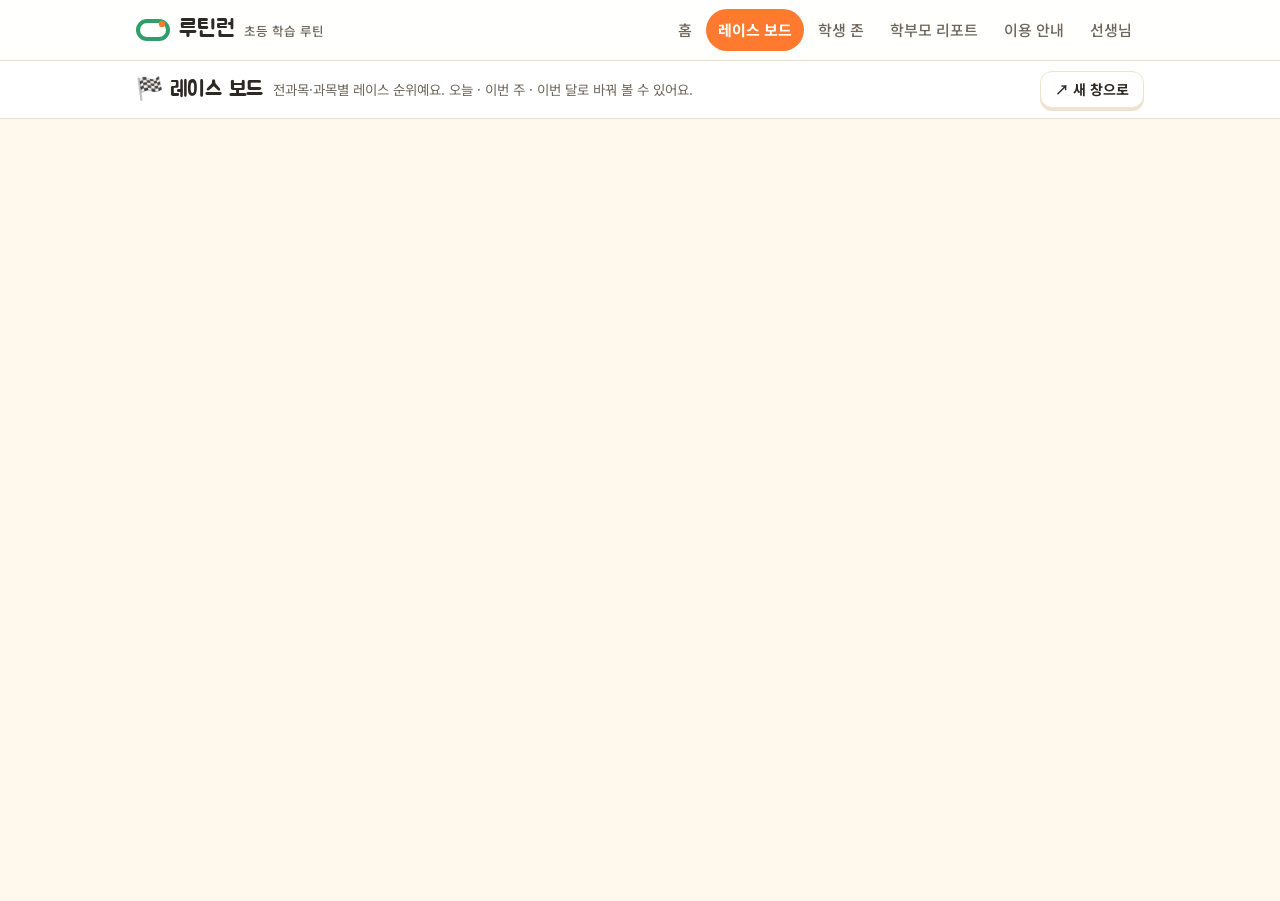
<file: race.html>
<!doctype html>
<html lang="ko">
<head>
<meta charset="utf-8">
<meta name="viewport" content="width=device-width,initial-scale=1">
<title>레이스 보드 · 루틴런</title>
<meta name="description" content="루틴런 주간·월간 캐릭터 레이스 보드">
<meta name="theme-color" content="#FF7A2F">
<link rel="preconnect" href="https://fonts.googleapis.com">
<link rel="preconnect" href="https://fonts.gstatic.com" crossorigin>
<link href="https://fonts.googleapis.com/css2?family=Jua&family=Noto+Sans+KR:wght@400;500;700&display=swap" rel="stylesheet">
<link rel="stylesheet" href="style.css">
</head>
<body class="app" data-page="race">

<div class="appbar"><div class="wrap">
  <h1>🏁 레이스 보드</h1>
  <span class="hint">전과목·과목별 레이스 순위예요. 오늘 · 이번 주 · 이번 달로 바꿔 볼 수 있어요.</span>
  <a class="btn light small" data-view="board" target="_blank" rel="noopener">↗ 새 창으로</a>
</div></div>
<div style="position:relative">
  <div class="loading">불러오는 중이에요… 🏃</div>
  <iframe class="appframe" data-view="board" title="🏁 레이스 보드" allow="clipboard-write"></iframe>
</div>

<script src="site.js"></script>
</body>
</html>
</file>
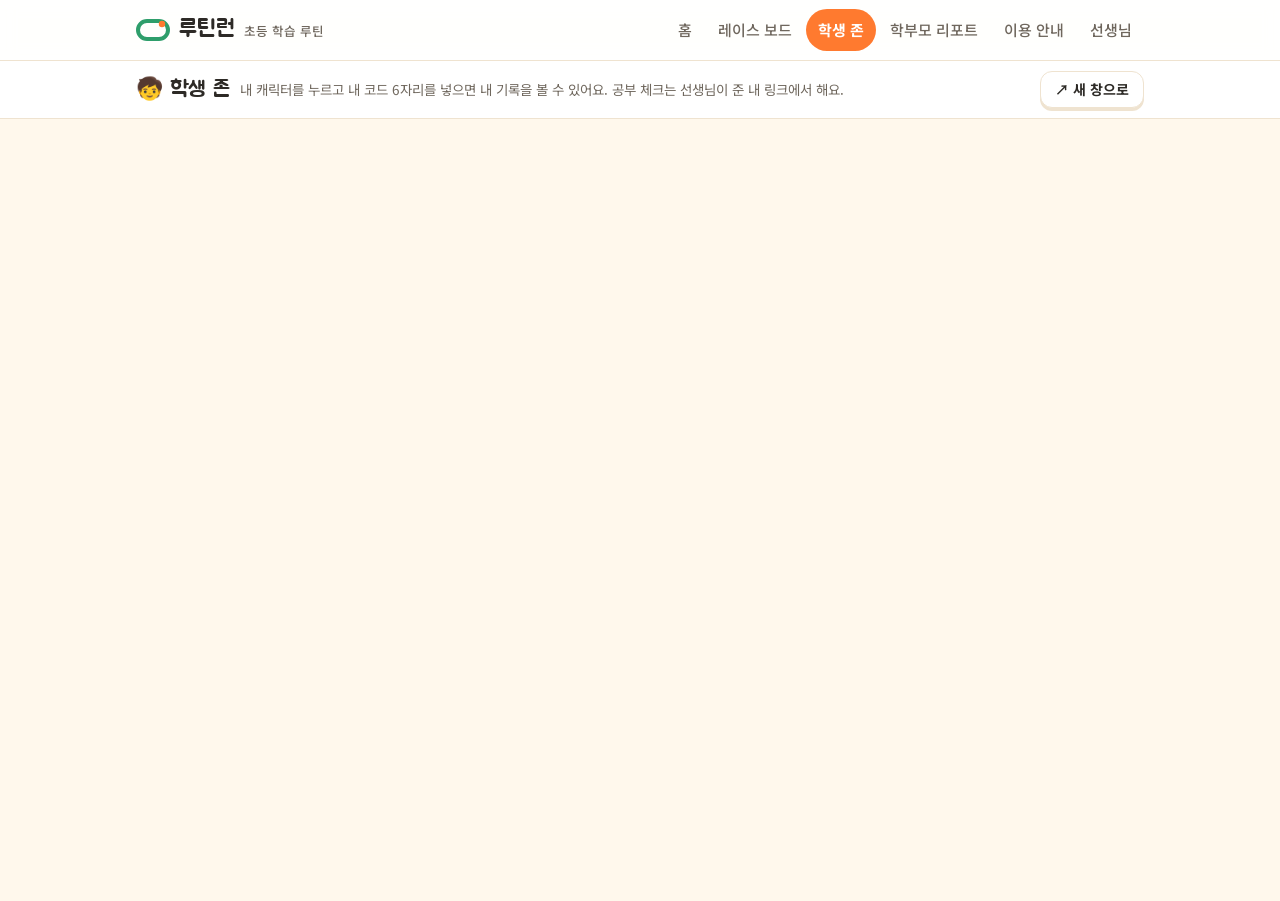
<file: student.html>
<!doctype html>
<html lang="ko">
<head>
<meta charset="utf-8">
<meta name="viewport" content="width=device-width,initial-scale=1">
<title>학생 존 · 루틴런</title>
<meta name="description" content="루틴런 학생 존: 우리 반 캐릭터와 내 성장 단계 보기">
<meta name="theme-color" content="#FF7A2F">
<link rel="preconnect" href="https://fonts.googleapis.com">
<link rel="preconnect" href="https://fonts.gstatic.com" crossorigin>
<link href="https://fonts.googleapis.com/css2?family=Jua&family=Noto+Sans+KR:wght@400;500;700&display=swap" rel="stylesheet">
<link rel="stylesheet" href="style.css">
</head>
<body class="app" data-page="student">

<div class="appbar"><div class="wrap">
  <h1>🧒 학생 존</h1>
  <span class="hint">내 캐릭터를 누르고 내 코드 6자리를 넣으면 내 기록을 볼 수 있어요. 공부 체크는 선생님이 준 내 링크에서 해요.</span>
  <a class="btn light small" data-view="students" target="_blank" rel="noopener">↗ 새 창으로</a>
</div></div>
<div style="position:relative">
  <div class="loading">불러오는 중이에요… 🏃</div>
  <iframe class="appframe" data-view="students" title="🧒 학생 존" allow="clipboard-write"></iframe>
</div>

<script src="site.js"></script>
</body>
</html>
</file>
<file: style.css>
/* 루틴런 (초등) 공통 스타일 */
:root{
  --bg:#FFF8EC; --surface:#FFFFFF; --ink:#2D2A26; --muted:#6F675D; --line:#EFE3D0;
  --main:#FF7A2F; --main-dk:#E0601A; --main-soft:#FFE9DA;
  --green:#2E9E6B; --green-dk:#217A52; --green-soft:#E2F4EA;
  --sky:#5AB4F0; --sky-soft:#E3F2FD;
  --gold:#D99A0B; --gold-soft:#FFF3D1; --red:#E5484D; --red-soft:#FDE8E8;
  --purple:#8B5CF6; --purple-soft:#EFE7FE;
  --r:16px; --shadow:0 1px 2px rgba(60,40,20,.05),0 6px 18px rgba(60,40,20,.06);
  --f-body:"Noto Sans KR","Apple SD Gothic Neo","Malgun Gothic",system-ui,sans-serif;
  --f-title:"Jua","Noto Sans KR","Apple SD Gothic Neo",sans-serif;
  color-scheme:light;
}
*{box-sizing:border-box}
html{-webkit-text-size-adjust:100%;scroll-behavior:smooth;scroll-padding-top:76px}
body{margin:0;background:var(--bg);color:var(--ink);font:16px/1.7 var(--f-body);word-break:keep-all;overflow-wrap:anywhere}
a{color:var(--main-dk)}
img{max-width:100%}
h1,h2,h3{font-family:var(--f-title);font-weight:400;line-height:1.3;margin:0 0 .4em;letter-spacing:-.01em}
h1{font-size:clamp(32px,6.4vw,50px)} h2{font-size:clamp(25px,4.4vw,31px)} h3{font-size:21px}
p{margin:0 0 .8em}
.wrap{max-width:1040px;margin:0 auto;padding:0 16px}
.muted{color:var(--muted)} .small{font-size:14.5px} .tiny{font-size:12.5px}

/* 헤더 */
.top{position:sticky;top:0;z-index:20;background:rgba(255,255,255,.92);backdrop-filter:saturate(1.4) blur(8px);-webkit-backdrop-filter:saturate(1.4) blur(8px);border-bottom:1px solid var(--line)}
.top .wrap{display:flex;align-items:center;gap:12px;height:60px}
.logo{display:flex;align-items:center;gap:9px;text-decoration:none;color:var(--ink);font-family:var(--f-title);font-size:23px;white-space:nowrap}
.logo .mark{width:34px;height:22px;flex:none}
.logo small{font-family:var(--f-body);font-size:12.5px;color:var(--muted);margin-left:2px;font-weight:500}
.menu{display:flex;gap:2px;margin-left:auto}
.menu a{text-decoration:none;color:var(--muted);padding:8px 12px;border-radius:999px;font-size:15px;font-weight:500;white-space:nowrap}
.menu a:hover{background:var(--main-soft);color:var(--ink)}
.menu a[aria-current="page"]{color:#fff;background:var(--main);font-weight:700}
.iconbtn{border:1px solid var(--line);background:var(--surface);color:var(--ink);width:40px;height:40px;border-radius:12px;display:grid;place-items:center;cursor:pointer;flex:none}
.iconbtn svg{width:20px;height:20px}
#menuBtn{display:none;margin-left:auto}
@media (max-width:820px){
  #menuBtn{display:grid}
  .menu{display:none;position:absolute;top:60px;left:0;right:0;flex-direction:column;background:var(--surface);border-bottom:1px solid var(--line);padding:8px 16px 14px;box-shadow:var(--shadow)}
  .menu.open{display:flex}
  .menu a{padding:12px 14px;border-radius:12px}
}

/* 히어로: 크림 하늘 + 초록 트랙 */
.hero{position:relative;overflow:hidden;background:radial-gradient(1200px 500px at 85% -10%,#FFD9BF 0,rgba(255,217,191,0) 60%),linear-gradient(180deg,#FFF1E3 0,#FFF8EC 100%)}
.hero .wrap{position:relative;z-index:1;display:grid;grid-template-columns:minmax(0,1.1fr) minmax(0,.9fr);gap:24px;align-items:center;padding:46px 16px 56px}
@media (max-width:820px){.hero .wrap{grid-template-columns:minmax(0,1fr);padding:34px 16px 30px}}
.kicker{display:inline-flex;align-items:center;gap:6px;background:var(--green);color:#fff;font-weight:700;font-size:13.5px;padding:5px 12px;border-radius:999px;margin-bottom:14px}
.hero h1 em{font-style:normal;color:var(--main)}
.hero p.lead{font-size:18px;max-width:520px;color:#4A443E}
.track-art{position:relative;width:100%;max-width:440px;justify-self:center}
.track-art svg{width:100%;height:auto;display:block}
.runner{position:absolute;font-size:34px;line-height:1;filter:drop-shadow(0 3px 2px rgba(0,0,0,.15))}
.runner.r1{left:8%;top:-4%;animation:hop 1.6s ease-in-out infinite}
.runner.r2{right:6%;top:30%;animation:hop 1.6s ease-in-out .4s infinite}
.runner.r3{left:38%;bottom:-6%;animation:hop 1.6s ease-in-out .8s infinite}
@keyframes hop{0%,100%{transform:translateY(0)}50%{transform:translateY(-8px)}}
@media (prefers-reduced-motion:reduce){.runner{animation:none}}
@media (max-width:820px){.track-art{max-width:320px}}

.page-hero{background:linear-gradient(135deg,var(--main) 0,#FF9A57 100%);color:#fff;padding:30px 0 26px}
.page-hero h1{font-size:clamp(28px,5vw,38px);margin:0}
.page-hero p{margin:.3em 0 0;opacity:.92}
.crumb{font-size:13px;opacity:.85;margin-bottom:4px}
.crumb a{color:#fff}

/* 버튼 */
.btns{display:flex;flex-wrap:wrap;gap:10px;margin-top:20px}
.btn{display:inline-flex;align-items:center;gap:8px;text-decoration:none;font-weight:700;font-size:16px;padding:13px 20px;border-radius:14px;border:0;cursor:pointer;line-height:1.2;transition:transform .1s,box-shadow .1s}
.btn.primary{background:var(--main);color:#fff;box-shadow:0 4px 0 var(--main-dk)}
.btn.primary:hover{transform:translateY(1px);box-shadow:0 3px 0 var(--main-dk)}
.btn.green{background:var(--green);color:#fff;box-shadow:0 4px 0 var(--green-dk)}
.btn.green:hover{transform:translateY(1px);box-shadow:0 3px 0 var(--green-dk)}
.btn.light{background:#fff;color:var(--ink);border:1px solid var(--line);box-shadow:0 3px 0 var(--line)}
.btn.small{font-size:14px;padding:9px 14px;border-radius:12px}

/* 섹션·카드 */
main{padding-bottom:40px}
section{padding:36px 0 8px}
.sec-head{display:flex;align-items:flex-end;justify-content:space-between;gap:12px;margin-bottom:14px}
.sec-head h2{margin:0}
.sec-head a{font-size:14px;white-space:nowrap}
.grid{display:grid;gap:14px}
.g2{grid-template-columns:repeat(2,minmax(0,1fr))}
.g3{grid-template-columns:repeat(3,minmax(0,1fr))}
.g4{grid-template-columns:repeat(4,minmax(0,1fr))}
@media (max-width:860px){.g3,.g4{grid-template-columns:repeat(2,minmax(0,1fr))}}
@media (max-width:560px){.g2,.g3,.g4{grid-template-columns:minmax(0,1fr)}}
.card{background:var(--surface);border:1px solid var(--line);border-radius:var(--r);padding:18px;box-shadow:var(--shadow);min-width:0}
.card h3{margin-bottom:.3em}
.card p:last-child{margin-bottom:0}
a.card{display:block;text-decoration:none;color:inherit;transition:transform .15s,border-color .15s}
a.card:hover{transform:translateY(-3px);border-color:var(--main)}
.role{display:flex;flex-direction:column;gap:6px}
.role .ic{width:52px;height:52px;border-radius:16px;display:grid;place-items:center;margin-bottom:6px;font-size:28px}
.role .go{margin-top:auto;font-weight:700;color:var(--main-dk);font-size:15px}
.ic.o{background:var(--main-soft)} .ic.g{background:var(--green-soft)} .ic.b{background:var(--sky-soft)} .ic.y{background:var(--gold-soft)} .ic.p{background:var(--purple-soft)}

.quick{display:grid;grid-template-columns:repeat(3,minmax(0,1fr));gap:10px}
@media (max-width:640px){.quick{grid-template-columns:minmax(0,1fr)}}
.quick .card{display:flex;gap:12px;align-items:center;padding:14px}
.num{flex:none;width:36px;height:36px;border-radius:50%;background:var(--main);color:#fff;font-family:var(--f-title);font-size:20px;display:grid;place-items:center}

/* 과목 칩 */
.subjects{display:grid;grid-template-columns:repeat(auto-fill,minmax(150px,1fr));gap:10px}
.sj{border-radius:16px;padding:14px 12px;text-align:center;border:1px solid rgba(0,0,0,.04)}
.sj b{display:block;font-family:var(--f-title);font-weight:400;font-size:22px}
.sj small{display:block;font-size:12.5px;color:#5A534B;line-height:1.4;min-height:2.8em}
.sj .pt{font-family:var(--f-title);font-size:25px;margin-top:2px}
.sj .lim{display:inline-block;margin-top:4px;font-size:12px;font-weight:700;background:rgba(255,255,255,.75);border-radius:999px;padding:2px 9px}

.list{list-style:none;margin:0;padding:0;background:var(--surface);border:1px solid var(--line);border-radius:var(--r);overflow:hidden}
.list li{display:flex;gap:12px;align-items:baseline;padding:13px 16px;border-top:1px solid var(--line)}
.list li:first-child{border-top:0}
.list .date{font-size:13px;color:var(--muted);white-space:nowrap;font-variant-numeric:tabular-nums}
.tag{display:inline-block;font-size:12px;font-weight:700;padding:2px 9px;border-radius:999px;background:var(--main-soft);color:var(--main-dk);white-space:nowrap}
.tag.red{background:var(--red-soft);color:var(--red)} .tag.gold{background:var(--gold-soft);color:#9A6B00}
.tag.green{background:var(--green-soft);color:var(--green-dk)} .tag.blue{background:var(--sky-soft);color:#1F6FB0}

/* 단계 바 */
.stages{display:grid;grid-template-columns:repeat(5,minmax(0,1fr));gap:8px}
@media (max-width:560px){.stages{grid-template-columns:repeat(3,minmax(0,1fr))}}
.stage{background:var(--surface);border:1px solid var(--line);border-radius:14px;padding:12px 8px;text-align:center}
.stage b{display:block;font-family:var(--f-title);font-weight:400;font-size:19px}
.stage span{font-size:12.5px;color:var(--muted)}
.stage .e{font-size:26px;display:block;line-height:1.2}

/* 가이드 레이아웃 */
.guide{display:grid;grid-template-columns:210px minmax(0,1fr);gap:28px;padding-top:28px}
.toc{position:sticky;top:80px;align-self:start;font-size:14.5px}
.toc b{display:block;font-size:13px;color:var(--muted);margin-bottom:6px}
.toc a{display:block;text-decoration:none;color:var(--muted);padding:6px 10px;border-left:2px solid var(--line)}
.toc a:hover{color:var(--ink);border-left-color:var(--main)}
@media (max-width:860px){.guide{grid-template-columns:minmax(0,1fr)}.toc{position:static;display:flex;gap:6px;overflow-x:auto;padding-bottom:4px}.toc b{display:none}.toc a{border:1px solid var(--line);border-radius:999px;white-space:nowrap;padding:6px 12px;background:var(--surface)}}
.doc section{padding:0 0 30px}
.doc h2{padding-bottom:2px;border-bottom:4px solid var(--main-soft);display:inline-block}
.doc ol.steps{counter-reset:s;list-style:none;padding:0;margin:0 0 1em;display:grid;gap:10px}
.doc ol.steps>li{counter-increment:s;position:relative;background:var(--surface);border:1px solid var(--line);border-radius:var(--r);padding:14px 16px 14px 60px}
.doc ol.steps>li::before{content:counter(s);position:absolute;left:14px;top:13px;width:32px;height:32px;border-radius:50%;background:var(--main);color:#fff;font-family:var(--f-title);font-size:19px;display:grid;place-items:center}
.doc ol.steps>li>b:first-child{display:block}
.doc ul{padding-left:1.2em}
.doc li{margin-bottom:.3em}
.tip,.warn,.note{border-radius:14px;padding:13px 15px;margin:0 0 1em;font-size:15px}
.tip{background:var(--green-soft)}
.warn{background:var(--red-soft);border:1.5px solid #F8B4B4}
.note{background:var(--gold-soft)}
.tip b,.warn b,.note b{margin-right:4px}
.tbl{overflow-x:auto;margin:0 0 1em;border:1px solid var(--line);border-radius:14px;background:var(--surface)}
table{border-collapse:collapse;width:100%;font-size:14.5px;min-width:440px}
th,td{text-align:left;padding:10px 12px;border-top:1px solid var(--line);vertical-align:top}
thead th{border-top:0;background:var(--main-soft);color:#8A3B0C;font-weight:700;white-space:nowrap}
td.n,th.n{text-align:right;font-variant-numeric:tabular-nums;white-space:nowrap}
details.faq{background:var(--surface);border:1px solid var(--line);border-radius:14px;margin-bottom:8px}
details.faq summary{cursor:pointer;padding:14px 16px;font-weight:700;list-style:none;display:flex;gap:10px}
details.faq summary::before{content:"Q";font-family:var(--f-title);color:var(--main);font-size:20px;line-height:1.2}
details.faq summary::-webkit-details-marker{display:none}
details.faq[open] summary{border-bottom:1px dashed var(--line)}
details.faq .a{padding:12px 16px 14px 42px}
details.faq .a p:last-child{margin:0}

/* 앱 화면 끼워 넣기 */
.appbar{background:var(--surface);border-bottom:1px solid var(--line)}
.appbar .wrap{display:flex;align-items:center;gap:10px;flex-wrap:wrap;padding-top:10px;padding-bottom:10px}
.appbar h1{font-size:22px;margin:0}
.appbar .hint{font-size:13.5px;color:var(--muted);flex:1;min-width:200px}
.appframe{display:block;width:100%;border:0;background:var(--bg);height:calc(100vh - 60px - var(--bar,58px));height:calc(100dvh - 60px - var(--bar,58px));min-height:520px}
.loading{position:absolute;left:0;right:0;text-align:center;padding-top:60px;color:var(--muted);font-size:15px;pointer-events:none}

footer{border-top:1px solid var(--line);background:var(--surface);margin-top:30px}
footer .wrap{padding:24px 16px;display:flex;flex-wrap:wrap;gap:12px 24px;justify-content:space-between;font-size:14px;color:var(--muted)}
footer a{color:var(--muted)}
footer nav{display:flex;flex-wrap:wrap;gap:6px 16px}
body.app footer{display:none}
</file>
